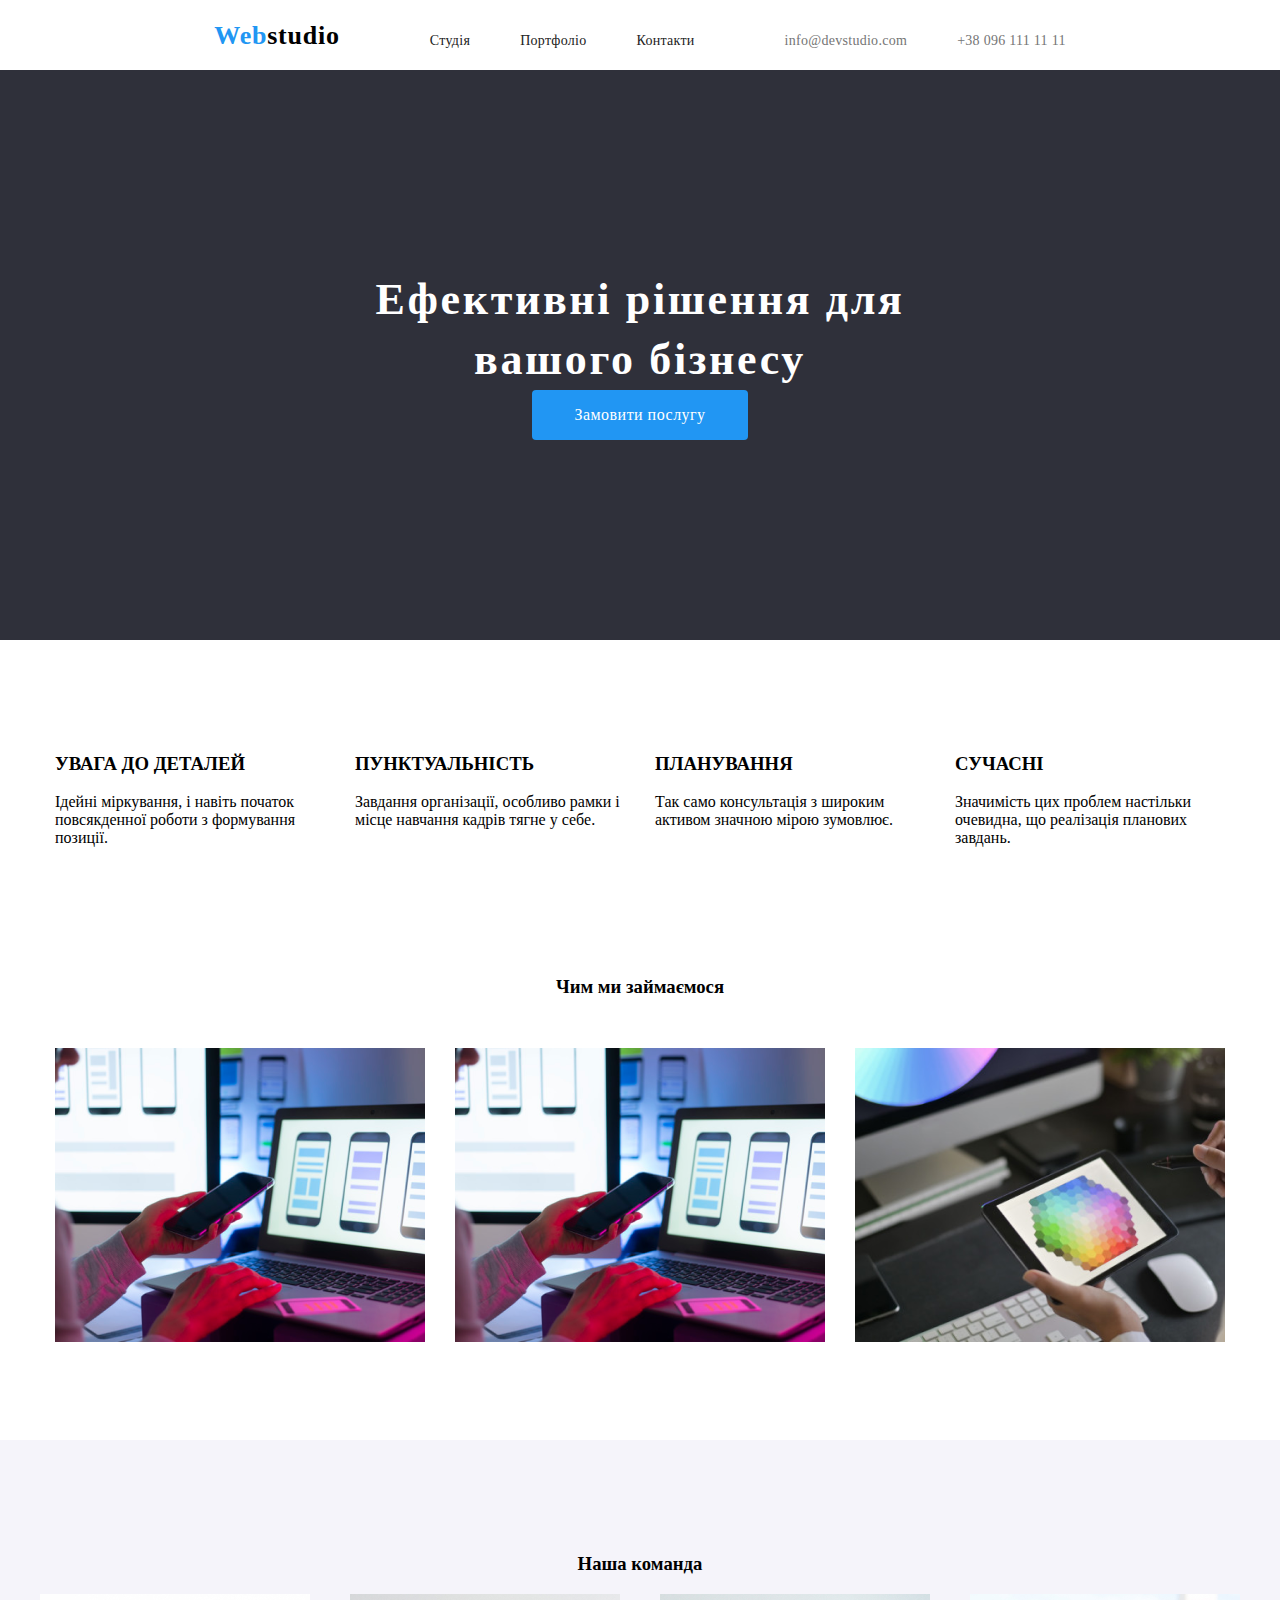
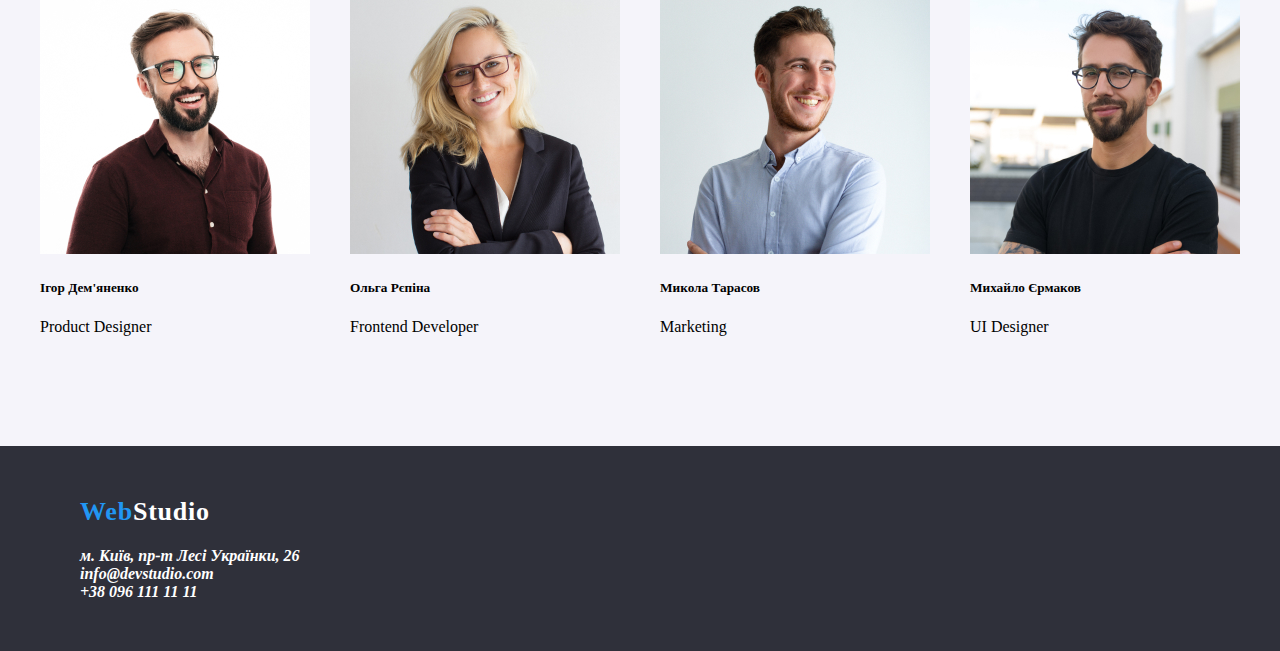
<file: index.html>
<!DOCTYPE html>
<html lang="en">
<head>
    <meta charset="UTF-8">
    <meta name="viewport" content="width=device-width, initial-scale=1.0">
    <title>Document</title>
    <link rel="stylesheet" href="./style.css">
</head>
<body>
    <header class="header">
        <a class="logo" href="index.html">Web<span class="logo-header">studio</span></a>
        <nav class="nav">
            <ul class="nav-list">
                <li class="nav-list-item"><a class="nav-list-link" href="">Студія</a></li>
                <li class="nav-list-item"><a class="nav-list-link" href="portfolio.html">Портфоліо</a></li>
                <li class="nav-list-item"><a class="nav-list-link" href="">Контакти</a></li>
            </ul>
        </nav>
        <ul class="contacts-list">
            <li class="contacts-list-item"><a class="contacts-list-link" href="">info@devstudio.com</a></li>
            <li class="contacts-list-item"><a class="contacts-list-link" href="">+38 096 111 11 11</a></li>
        </ul>
    </header>
    <main>
        <section class="section-hero">
            <h1 class="section-hero-title">Ефективні рішення для вашого бізнесу</h1>
            <button class="section-hero-btn">Замовити послугу</button>
        </section>
        <section class="section-features">
          <ul class="features-list">
            <li class="features-list-item">
                <h3 class="features-list-title">УВАГА ДО ДЕТАЛЕЙ</h3>
                <p class="features-list-text">Ідейні міркування, і навіть початок повсякденної роботи з формування позиції.</p>
            </li>
            <li class="features-list-item">
                <h3 class="features-list-title">ПУНКТУАЛЬНІСТЬ</h3>
                <p class="features-list-text">Завдання організації, особливо рамки і місце навчання кадрів тягне у себе.</p>
            </li>
            <li class="features-list-item">
                <h3 class="features-list-title">ПЛАНУВАННЯ</h3>
                <p class="features-list-text">Так само консультація з широким активом значною мірою зумовлює.</p>
            </li>
            <li class="features-list-item">
                <h3 class="features-list-title">СУЧАСНІ</h3>
                <p class="features-list-text">Значимість цих проблем настільки очевидна, що реалізація планових завдань.</p>
            </li>
          </ul>
        </section>
        <section class="section-work">
            <h3 class="section-work-title">Чим ми займаємося</h3>
            <ul class="work-list">
                <li class="work-list-item"><img class="work-list-img"  src="./box 2.png" alt=""></li>
                <li class="work-list-item"><img class="work-list-img" src="./box 2.png" alt=""></li>
                <li class="work-list-item"><img class="work-list-img" src="./box 3.png" alt=""></li>
            </ul>
        </section>
        <section class="section-team">
            <h3 class="team-title">Наша команда</h3>
            <ul class="team-list">
                <li class="team-list-item">
                    <img class="team-list-img" src="./img (6).jpg" alt="">
                    <h5 class="team-list-title">Ігор Дем'яненко</h5>
                    <p class="team-list-text">Product Designer</p>
                </li>
                <li class="team-list-item">
                    <img class="team-list-img" src="./img (7).jpg" alt="">
                    <h5 class="team-list-title">Ольга Рєпіна</h5>
                    <p class="team-list-text">Frontend Developer</p>
                </li>
                <li class="team-list-item">
                    <img class="team-list-img" src="./img (8).jpg" alt="">
                    <h5 class="team-list-title">Микола Тарасов</h5>
                    <p class="team-list-text">Marketing</p>
                </li>
                <li class="team-list-item">
                    <img class="team-list-img" src="./img (9).jpg" alt="">
                    <h5 class="team-list-title">Михайло Єрмаков</h5>
                    <p class="team-list-text">UI Designer</p>
                </li>
            </ul>
        </section>
    </main>
    <footer class="footer">
        <div class="box"><a class="logo" href="">Web<span class="footer-logo">Studio</span></a>
            <address class="address">
                <ul class="address-list">
                    <li class="address-list-item"><a class="address-list-link"  href=""><b>м. Київ, пр-т Лесі Українки, 26</b></a></li>
                    <li class="address-list-item"><a class="address-list-link" href=""><b>info@devstudio.com</b></a></li>
                    <li class="address-list-item"><a class="address-list-link" href=""><b>+38 096 111 11 11</b></a></li>
                </ul>
            </address></div>
    </footer>
</body>
</html>
</file>
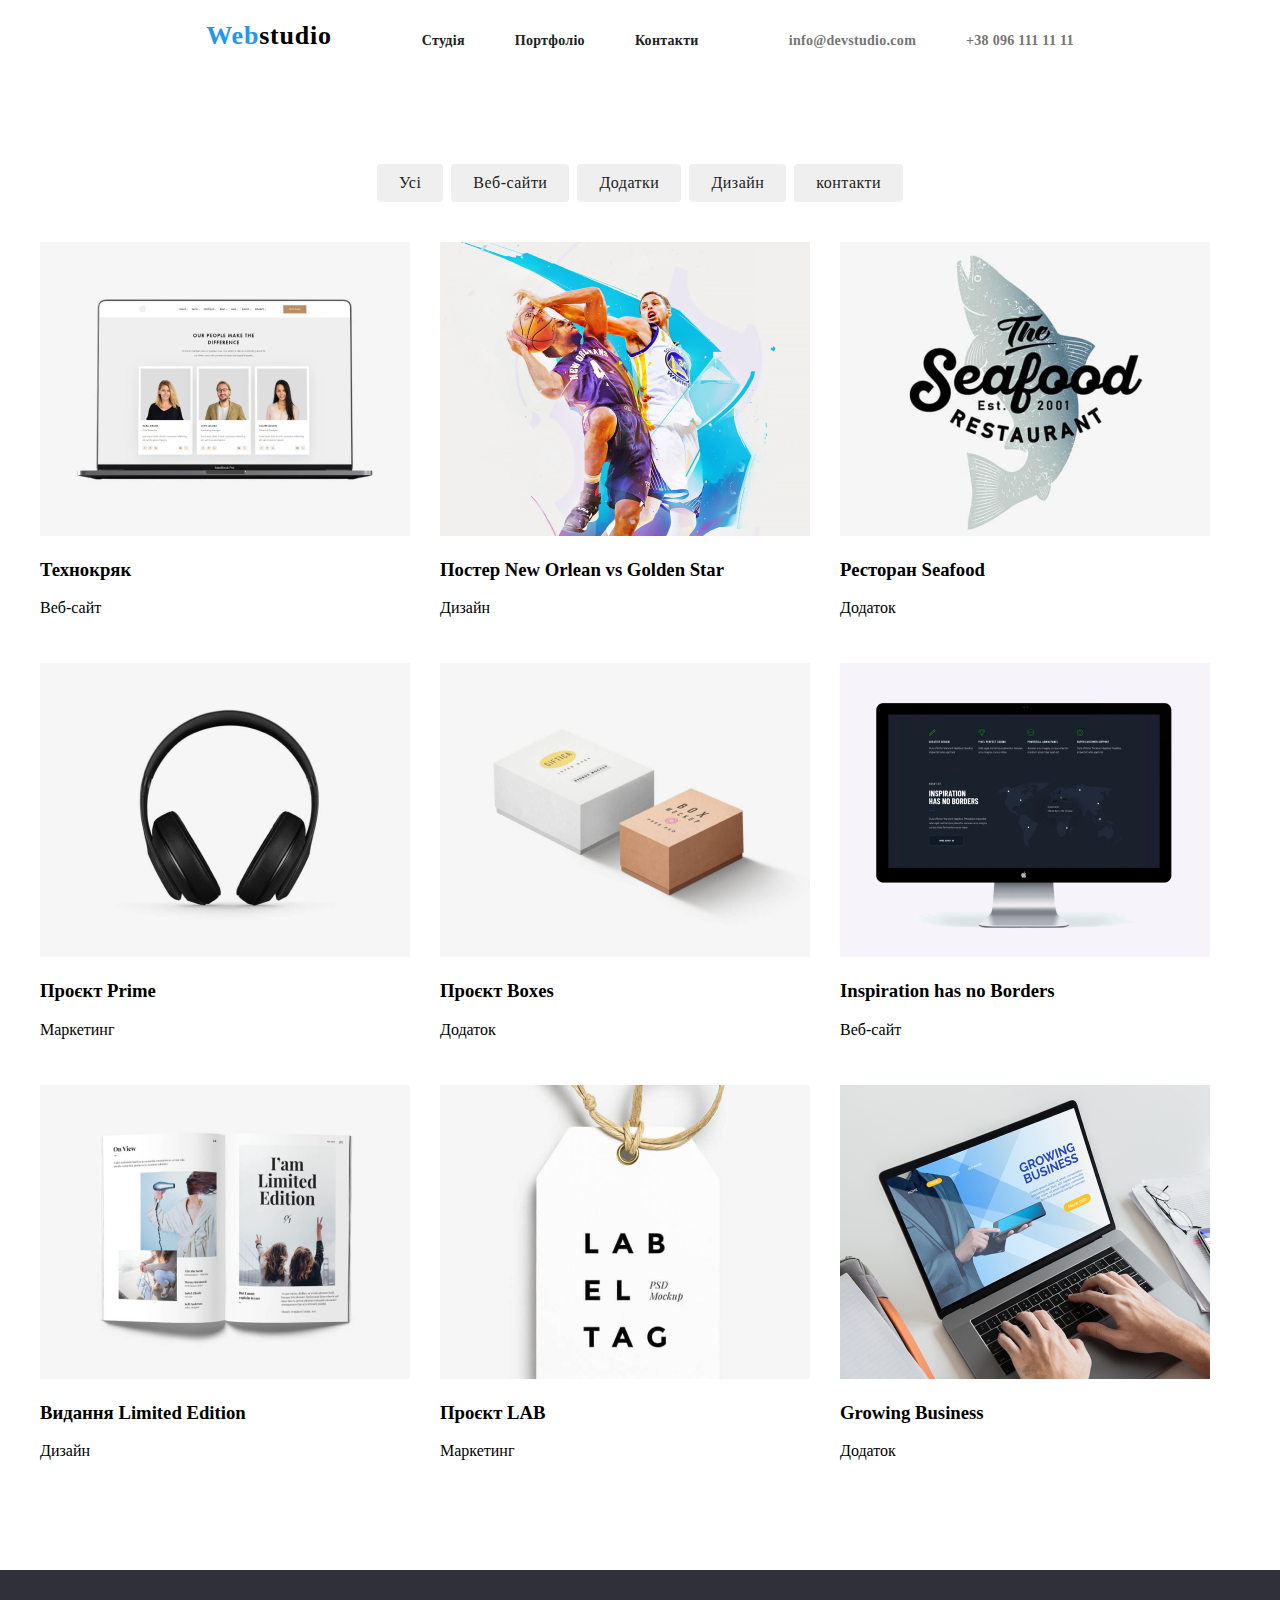
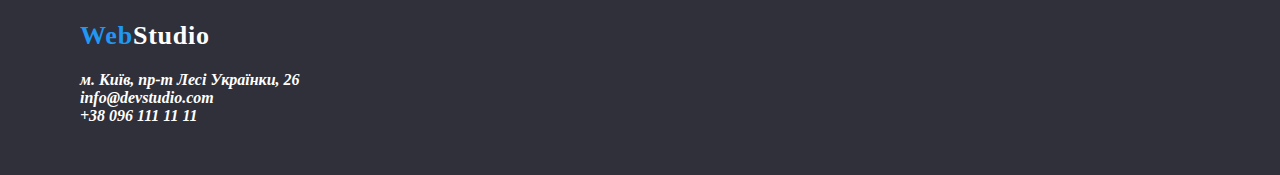
<file: portfolio.html>
<!DOCTYPE html>
<html lang="en">
<head>
    <meta charset="UTF-8">
    <meta name="viewport" content="width=device-width, initial-scale=1.0">
    <title>Document</title>
    <link rel="stylesheet" href="./style.css">
</head>
<body>
    <header class="header">
        <a class="logo" href="index.html">Web<span class="logo-header">studio</span></a>
        <nav class="nav">
            <ul class="nav-list">
                <li class="nav-list-item"><a class="nav-list-link" href=""><b>Студія</b></a></li>
                <li class="nav-list-item"><a class="nav-list-link" href="portfolio.html"><b>Портфоліо</b></a></li>
                <li class="nav-list-item"><a class="nav-list-link" href=""><b>Контакти</b></a></li>
            </ul>
        </nav>
        <ul class="contacts-list">
            <li class="contacts-list-item"><a class="contacts-list-link" href=""><b>info@devstudio.com</b></a></li>
            <li class="contacts-list-item"><a class="contacts-list-link" href=""><b>+38 096 111 11 11</b></a></li>
        </ul>
    </header>
     <main class="main-first">
        <section class="section-first">
            <ul class="ul-first">
                <li class="li-first"><button>Усі</button></li>
                <li class="li-first"><button>Веб-сайти</button></li>
                <li class="li-first"><button>Додатки</button></li>
                <li class="li-first"><button>Дизайн</button></li>
                <li class="li-first"><button>контакти</button></li>
            </ul>
            <ul class="ul-second">
                <li class="li-second">
                    <img src="./portfolio-imgs/img (1).png" alt="">
                    <h3>Технокряк</h3>
                    <p>Веб-сайт</p>
                </li>
                <li class="li-second">
                    <img src="./portfolio-imgs/img (2).png" alt="">
                    <h3>Постер New Orlean vs Golden Star</h3>
                    <p>Дизайн</p>
                </li>
                <li class="li-second">
                    <img src="./portfolio-imgs/img (3).png" alt="">
                    <h3>Ресторан Seafood</h3>
                    <p>Додаток</p>
                </li>
                <li class="li-second">
                    <img src="./portfolio-imgs/img (4).png" alt="">
                    <h3>Проєкт Prime</h3>
                    <p>Маркетинг</p>
                </li>
                <li class="li-second">
                    <img src="./portfolio-imgs/img (5).png" alt="">
                    <h3>Проєкт Boxes</h3>
                    <p>Додаток</p>
                </li>
                <li class="li-second">
                    <img src="./portfolio-imgs/img (6).png" alt="">
                    <h3>Inspiration has no Borders</h3>
                    <p>Веб-сайт</p>
                </li>
                <li class="li-second">
                    <img src="./portfolio-imgs/img (7).png" alt="">
                    <h3>Видання Limited Edition</h3>
                    <p>Дизайн</p>
                </li>
                <li class="li-second">
                    <img src="./portfolio-imgs/img (8).png" alt="">
                    <h3>Проєкт LAB</h3>
                    <p>Маркетинг</p>
                </li>
                <li class="li-second">
                    <img src="./portfolio-imgs/img (9).png" alt="">
                    <h3>Growing Business</h3>
                    <p>Додаток</p>
                </li>
            </ul>
        </section>
     </main>
    <footer class="footer">
        <div class="box"><a class="logo" href="">Web<span class="footer-logo">Studio</span></a>
            <address class="address">
                <ul class="address-list">
                    <li class="address-list-item"><a class="address-list-link"  href=""><b>м. Київ, пр-т Лесі Українки, 26</b></a></li>
                    <li class="address-list-item"><a class="address-list-link" href=""><b>info@devstudio.com</b></a></li>
                    <li class="address-list-item"><a class="address-list-link" href=""><b>+38 096 111 11 11</b></a></li>
                </ul>
            </address></div>
    </footer>
</body>
</html>
</file>
<file: style.css>
.logo{
    font-family: Raleway;
font-size: 26px;
font-weight: 700;
line-height: 31px;
letter-spacing: 0.03em;
text-align: left;
color: #2196F3;
}
.nav-list-link{
    font-family: Roboto;
font-size: 14px;
font-weight: 500;
line-height: 16px;
letter-spacing: 0.02em;
text-align: left;
color: #212121;
}
.contacts-list-link{
    font-family: Roboto;
font-size: 14px;
font-weight: 500;
line-height: 16px;
letter-spacing: 0.02em;
text-align: left;
color: #757575;
}
a{
    text-decoration: none;
}
.nav-list-link:hover,.contacts-list-link:hover{
    color: #2196F3;
}
ul{
    list-style: none;
    margin: 0;
    padding: 0;
}
header{
    display: flex;
    justify-content: center;
    align-items: center;
    gap: 90px;
    height: 70px;
    font-size: 30px;
}
.nav-list,.contacts-list{
    display: flex;
    justify-content: center;
    align-items: center;
    gap: 50px;
}
.logo-header{
    color: black;
}
.section-hero{
    padding-top: 200px;
    padding-bottom: 200px;
    background: #2F303A;

}
body{
    margin: 0;
}
.section-hero-title{
    width: 696px;
    font-family: Roboto;
font-size: 44px;
font-weight: 900;
line-height: 60px;
letter-spacing: 0.06em;
text-align: center;
color: #FFFFFF;
margin: 0 auto;
}
.section-hero-btn{
    width: 216px;
    height: 50px;
    border-radius: 4px;
    background: #2196F3;
    color: #FFFFFF;
    display: block;
    margin: 0 auto;
}
.section-features{
    padding-top: 94px;
    padding-bottom: 94px;
}
.features-list{
    display: flex;
    justify-content: center;
    gap: 30px;
}
.features-list li{
    max-width: 270px;
}
.section-work{
    padding-bottom: 94px;
}
.section-work-title{
    margin-bottom: 50px;
    text-align: center;
}
.work-list{
    display: flex;
    justify-content: center;
    gap: 30px;
}
.team-title{
    display: flex;
    justify-content: center;
    
}
.team-list{
    display: flex;
    justify-content: center;
    gap: 40px;
}
.section-team{
    background: #F5F4FA;
    padding-top: 94px;
    padding-bottom: 94px;
}
.footer{
    background:  #2F303A;
    padding-left: 80px;
    padding-top: 50px;
    padding-bottom: 50px;
    gap: 40px;
}
.footer-logo{
    color: #FFFFFF;
    
}
.box{
    max-width: 1200px;
    margin: 0 auto;
}
.address{
    margin-top: 20px;
}
.address-list-link{
    color: #FFFFFF;
}
.ul-first{
    display: flex;
    justify-content: center;
    gap: 8px;
   

}
button{
    
    font-family: Roboto;
font-size: 16px;
font-weight: 500;
line-height: 26px;
letter-spacing: 0.03em;
text-align: center;
     color: #212121;
    margin-bottom: 40px;
    padding: 6px 22px;
    border-radius: 4px;
    border: none;
}
.ul-second{
 gap: 30px;
 display: flex;
 flex-wrap: wrap;
 max-width: 1200px;
 margin: 0 auto;
}
.section-first{
    padding-top: 94px;
    padding-bottom: 94px;
}
</file>
